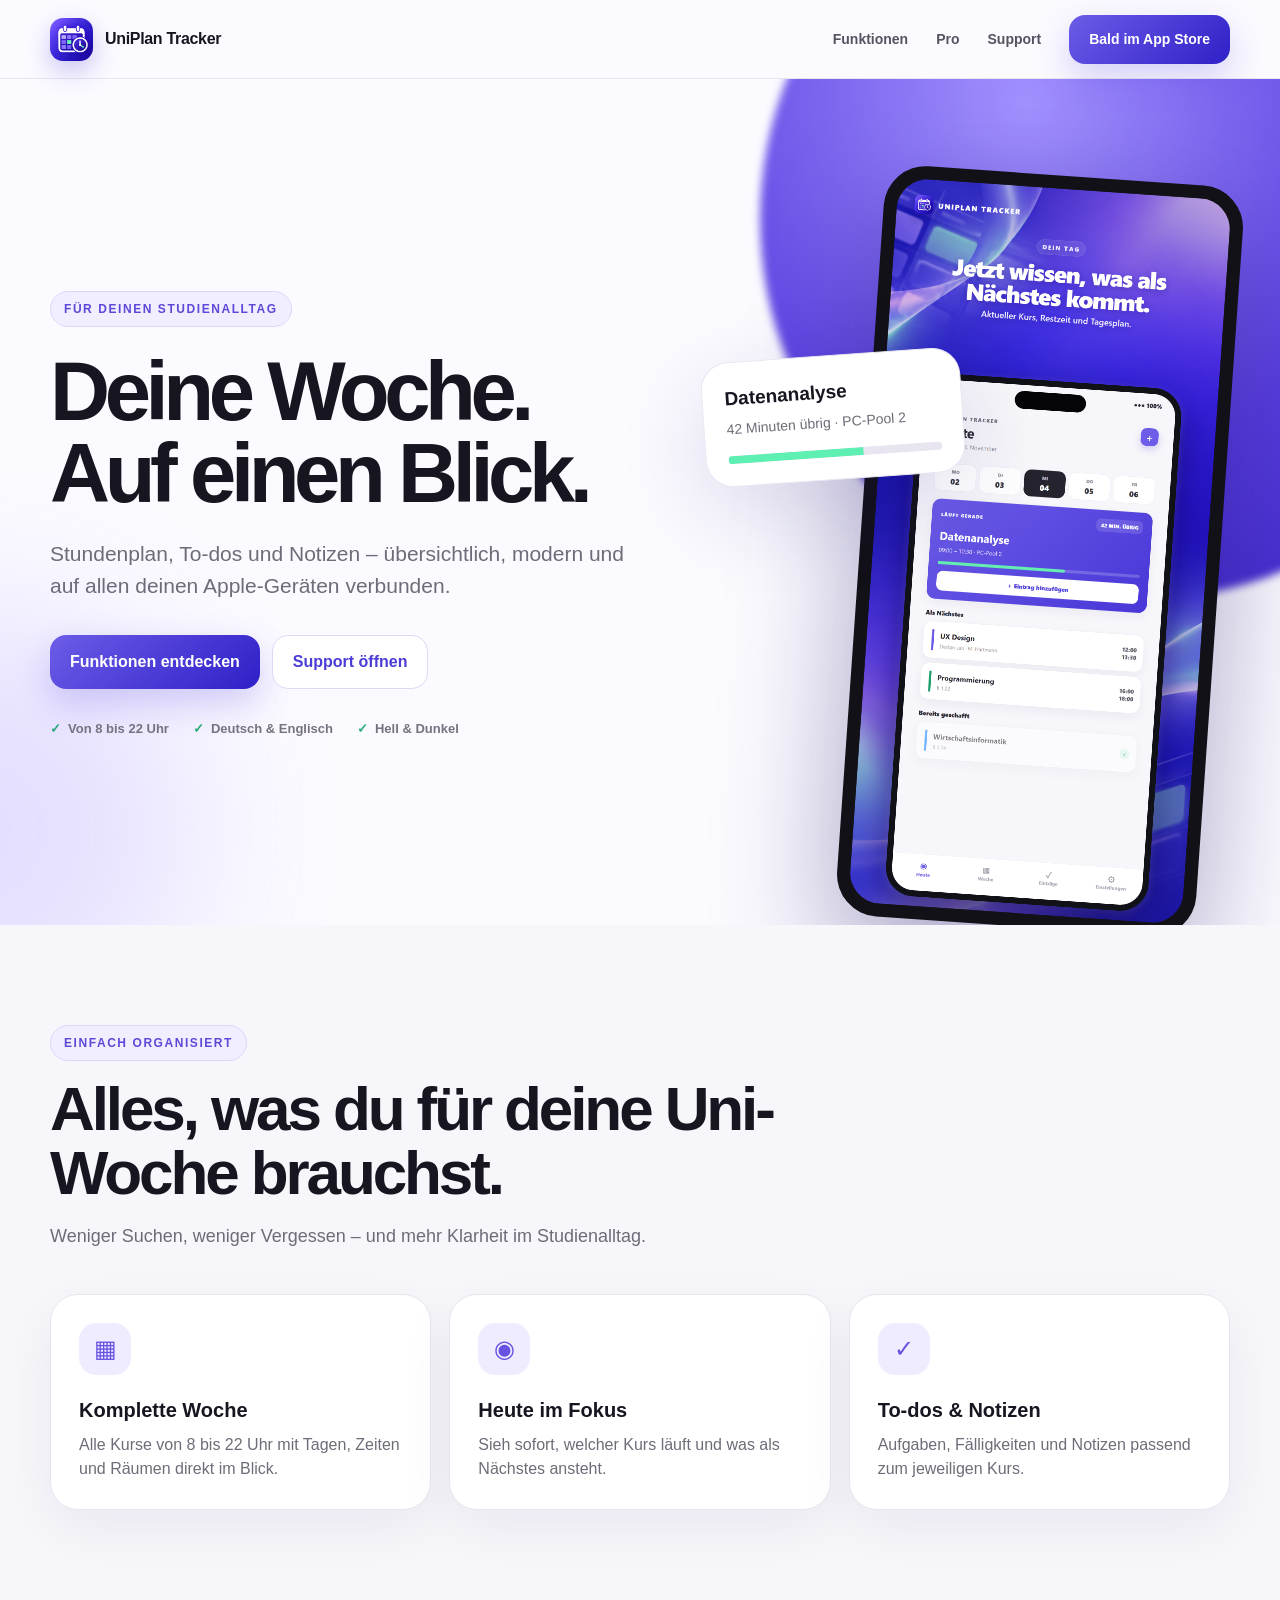
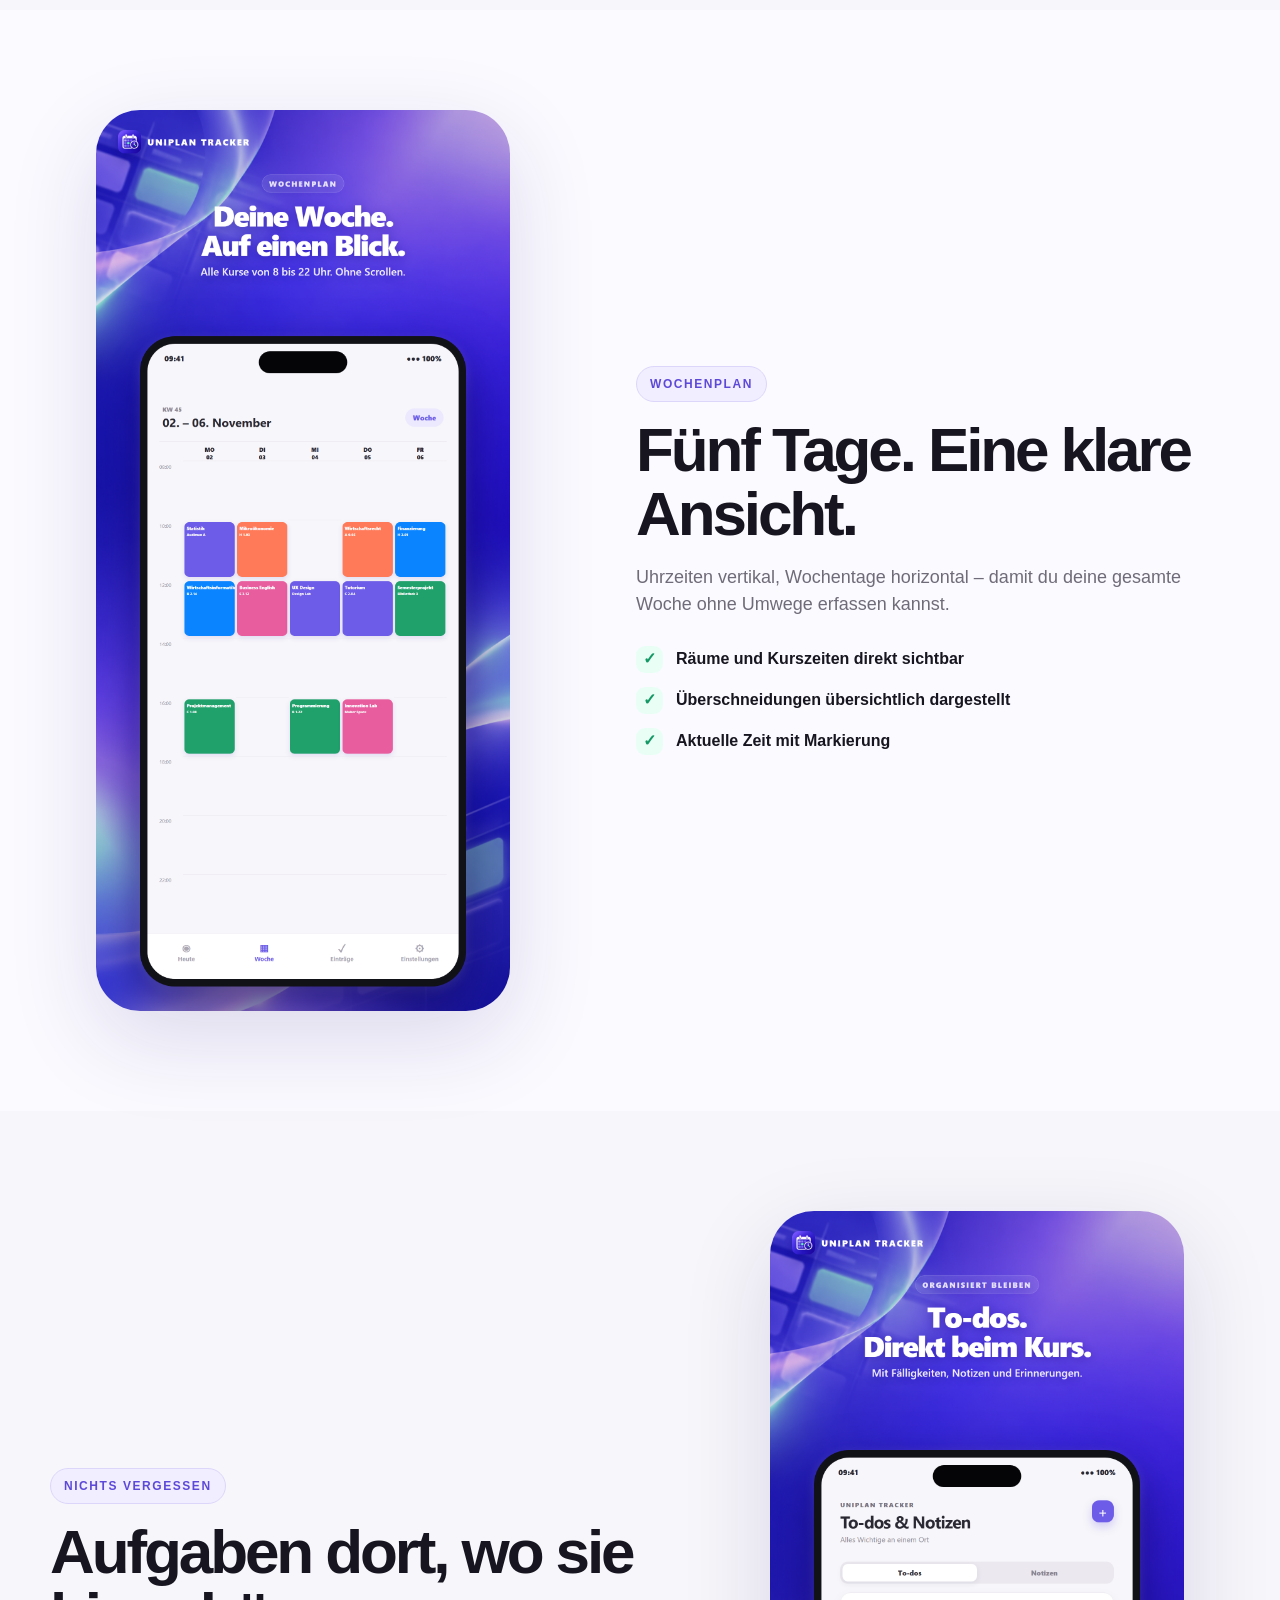
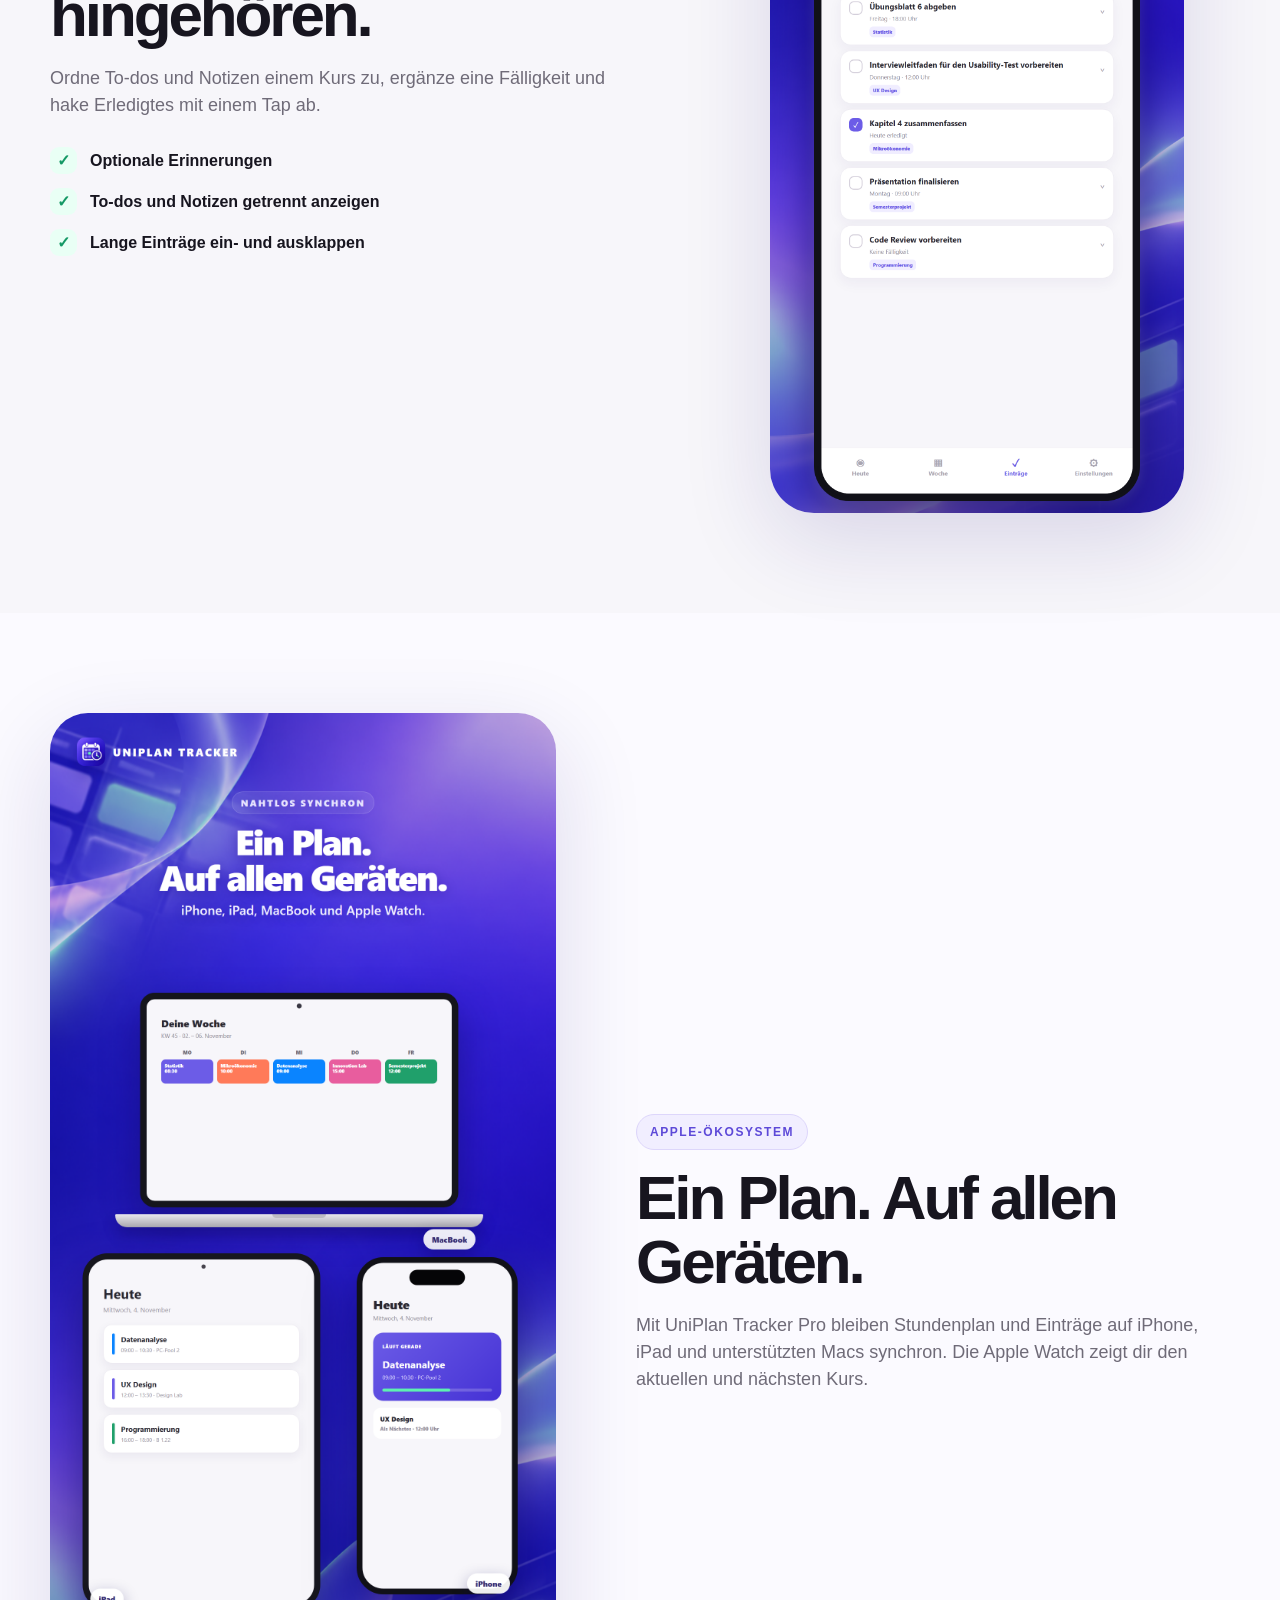
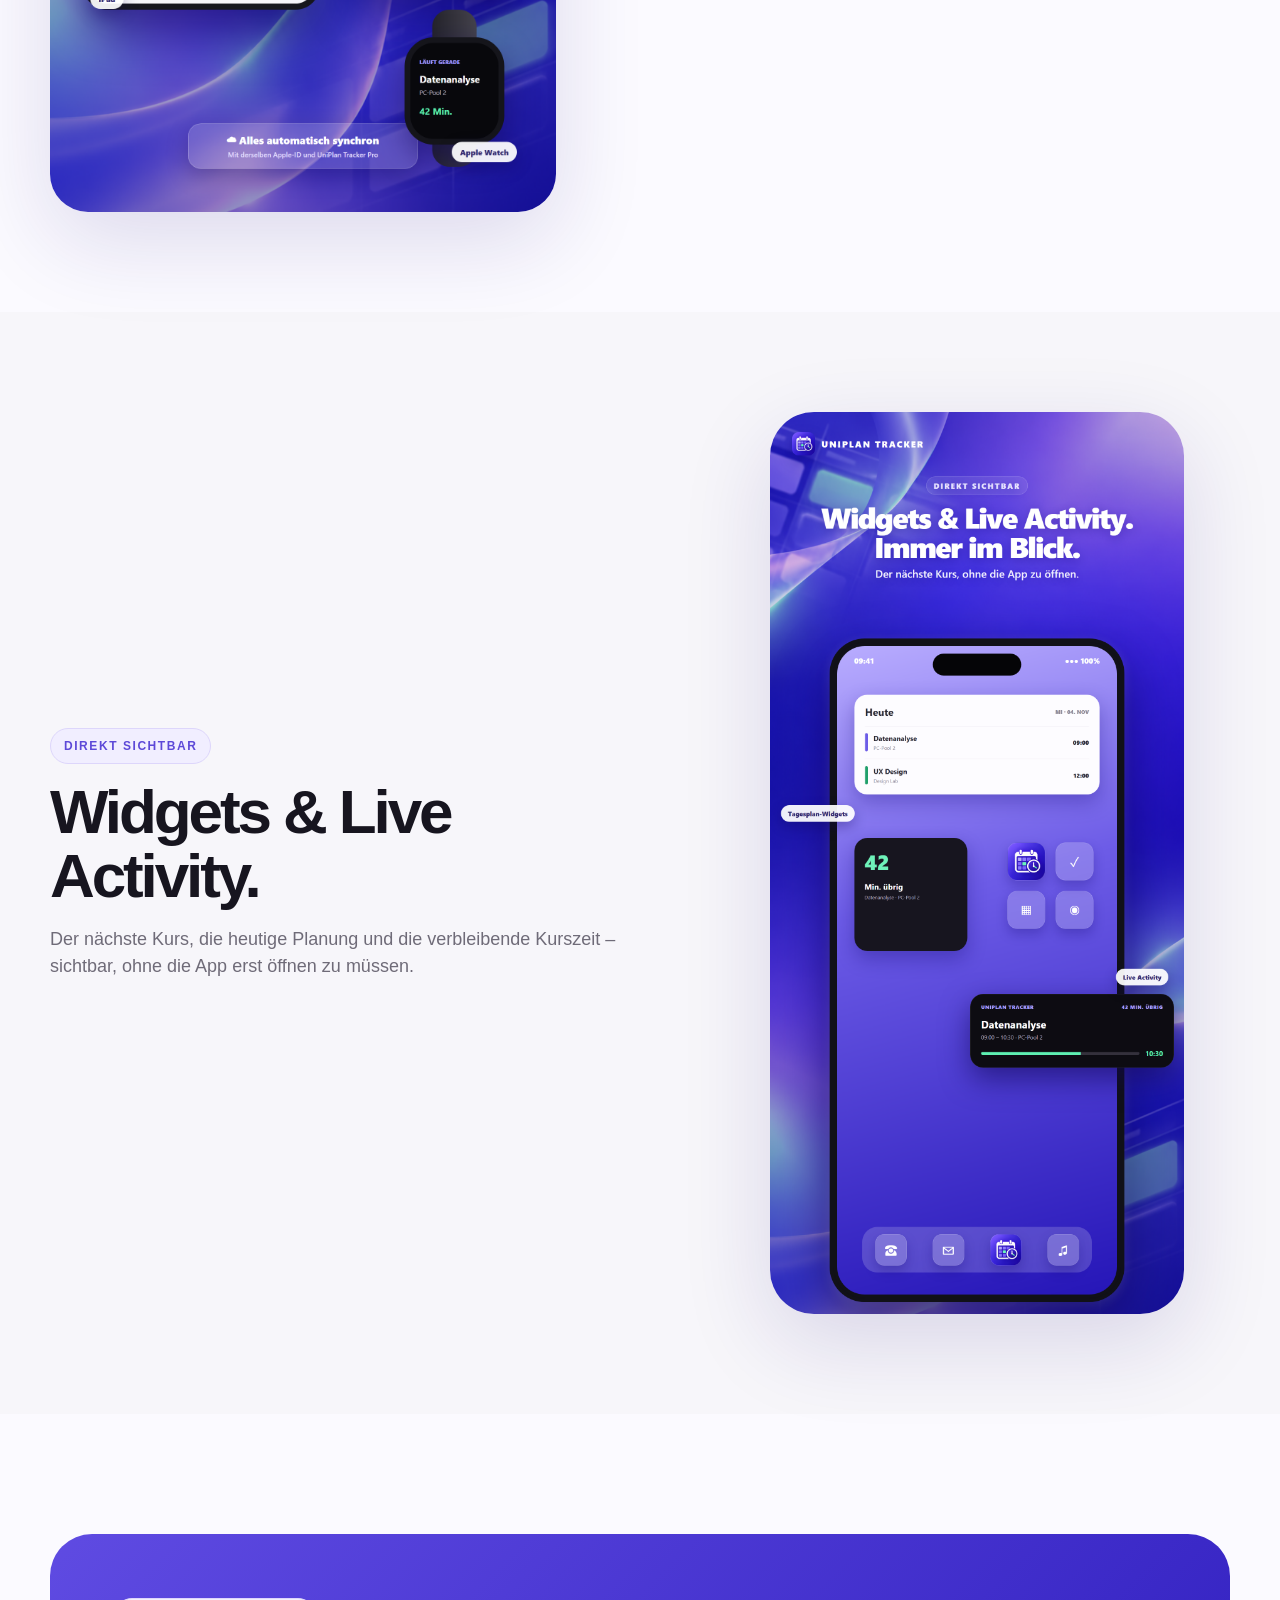
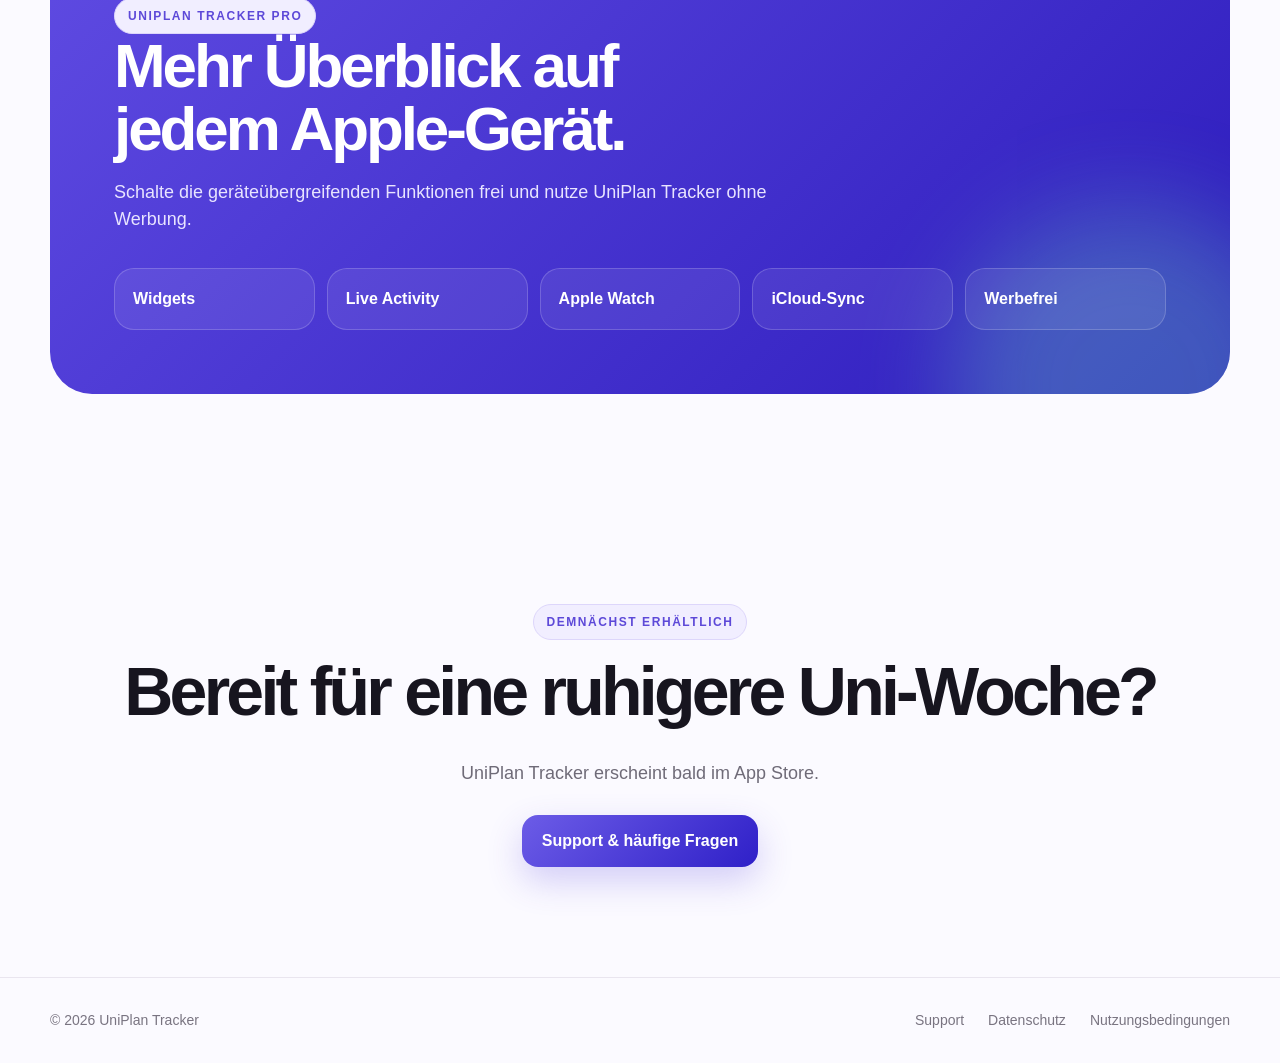
<file: index.html>
<!doctype html><html lang="de"><head><meta charset="utf-8"><meta name="viewport" content="width=device-width,initial-scale=1"><meta name="description" content="UniPlan Tracker – der moderne Stundenplan für Studium, To-dos und Notizen auf deinen Apple-Geräten."><title>UniPlan Tracker – Dein Studium auf einen Blick</title><link rel="icon" href="assets/app-icon.png"><link rel="stylesheet" href="styles.css"></head><body>
<header class="nav"><div class="shell nav-inner"><a class="logo" href="./"><img src="assets/app-icon.png" alt="UniPlan Tracker Icon"><span>UniPlan Tracker</span></a><nav class="nav-links" aria-label="Hauptnavigation"><a href="#funktionen">Funktionen</a><a href="#pro">Pro</a><a href="support/">Support</a><a class="button" href="#app-store">Bald im App Store</a></nav></div></header>
<main><section class="hero"><div class="shell hero-grid"><div><span class="eyebrow">Für deinen Studienalltag</span><h1>Deine Woche.<br>Auf einen Blick.</h1><p>Stundenplan, To-dos und Notizen – übersichtlich, modern und auf allen deinen Apple-Geräten verbunden.</p><div class="actions"><a class="button" href="#funktionen">Funktionen entdecken</a><a class="button secondary" href="support/">Support öffnen</a></div><div class="trust"><span>Von 8 bis 22 Uhr</span><span>Deutsch & Englisch</span><span>Hell & Dunkel</span></div></div><div class="hero-visual"><div class="hero-card"><img src="assets/today.png" alt="Heute-Ansicht von UniPlan Tracker"></div><div class="float-card"><strong>Datenanalyse</strong><p>42 Minuten übrig · PC-Pool 2</p><div class="progress"><i></i></div></div></div></div></section>
<section class="section alt" id="funktionen"><div class="shell"><div class="section-head"><span class="eyebrow">Einfach organisiert</span><h2>Alles, was du für deine Uni-Woche brauchst.</h2><p>Weniger Suchen, weniger Vergessen – und mehr Klarheit im Studienalltag.</p></div><div class="features"><article class="feature"><div class="feature-icon">▦</div><h3>Komplette Woche</h3><p>Alle Kurse von 8 bis 22 Uhr mit Tagen, Zeiten und Räumen direkt im Blick.</p></article><article class="feature"><div class="feature-icon">◉</div><h3>Heute im Fokus</h3><p>Sieh sofort, welcher Kurs läuft und was als Nächstes ansteht.</p></article><article class="feature"><div class="feature-icon">✓</div><h3>To-dos & Notizen</h3><p>Aufgaben, Fälligkeiten und Notizen passend zum jeweiligen Kurs.</p></article></div></div></section>
<section class="section"><div class="shell showcase"><div class="showcase-media"><img class="phone-shot" src="assets/week.png" alt="Wochenplan in UniPlan Tracker"></div><div class="showcase-copy"><span class="eyebrow">Wochenplan</span><h2>Fünf Tage. Eine klare Ansicht.</h2><p>Uhrzeiten vertikal, Wochentage horizontal – damit du deine gesamte Woche ohne Umwege erfassen kannst.</p><div class="checklist"><div class="check"><i>✓</i> Räume und Kurszeiten direkt sichtbar</div><div class="check"><i>✓</i> Überschneidungen übersichtlich dargestellt</div><div class="check"><i>✓</i> Aktuelle Zeit mit Markierung</div></div></div></div></section>
<section class="section alt"><div class="shell showcase reverse"><div class="showcase-media"><img class="phone-shot" src="assets/todos.png" alt="To-dos und Notizen in UniPlan Tracker"></div><div class="showcase-copy"><span class="eyebrow">Nichts vergessen</span><h2>Aufgaben dort, wo sie hingehören.</h2><p>Ordne To-dos und Notizen einem Kurs zu, ergänze eine Fälligkeit und hake Erledigtes mit einem Tap ab.</p><div class="checklist"><div class="check"><i>✓</i> Optionale Erinnerungen</div><div class="check"><i>✓</i> To-dos und Notizen getrennt anzeigen</div><div class="check"><i>✓</i> Lange Einträge ein- und ausklappen</div></div></div></div></section>
<section class="section"><div class="shell showcase"><div class="showcase-media"><img class="wide-shot" src="assets/devices.png" alt="UniPlan Tracker auf iPhone, iPad, MacBook und Apple Watch"></div><div class="showcase-copy"><span class="eyebrow">Apple-Ökosystem</span><h2>Ein Plan. Auf allen Geräten.</h2><p>Mit UniPlan Tracker Pro bleiben Stundenplan und Einträge auf iPhone, iPad und unterstützten Macs synchron. Die Apple Watch zeigt dir den aktuellen und nächsten Kurs.</p></div></div></section>
<section class="section alt"><div class="shell showcase reverse"><div class="showcase-media"><img class="phone-shot" src="assets/widgets.png" alt="Widgets und Live Activity von UniPlan Tracker"></div><div class="showcase-copy"><span class="eyebrow">Direkt sichtbar</span><h2>Widgets & Live Activity.</h2><p>Der nächste Kurs, die heutige Planung und die verbleibende Kurszeit – sichtbar, ohne die App erst öffnen zu müssen.</p></div></div></section>
<section class="section" id="pro"><div class="shell"><div class="pro"><span class="eyebrow">UniPlan Tracker Pro</span><h2>Mehr Überblick auf jedem Apple-Gerät.</h2><p>Schalte die geräteübergreifenden Funktionen frei und nutze UniPlan Tracker ohne Werbung.</p><div class="pro-grid"><div class="pro-item">Widgets</div><div class="pro-item">Live Activity</div><div class="pro-item">Apple Watch</div><div class="pro-item">iCloud-Sync</div><div class="pro-item">Werbefrei</div></div></div></div></section>
<section class="cta" id="app-store"><div class="shell"><span class="eyebrow">Demnächst erhältlich</span><h2>Bereit für eine ruhigere Uni-Woche?</h2><p>UniPlan Tracker erscheint bald im App Store.</p><a class="button" href="support/">Support & häufige Fragen</a></div></section></main>
<footer class="footer"><div class="shell footer-inner"><div>© 2026 UniPlan Tracker</div><div class="footer-links"><a href="support/">Support</a><a href="privacy/">Datenschutz</a><a href="terms/">Nutzungsbedingungen</a></div></div></footer></body></html>
</file>
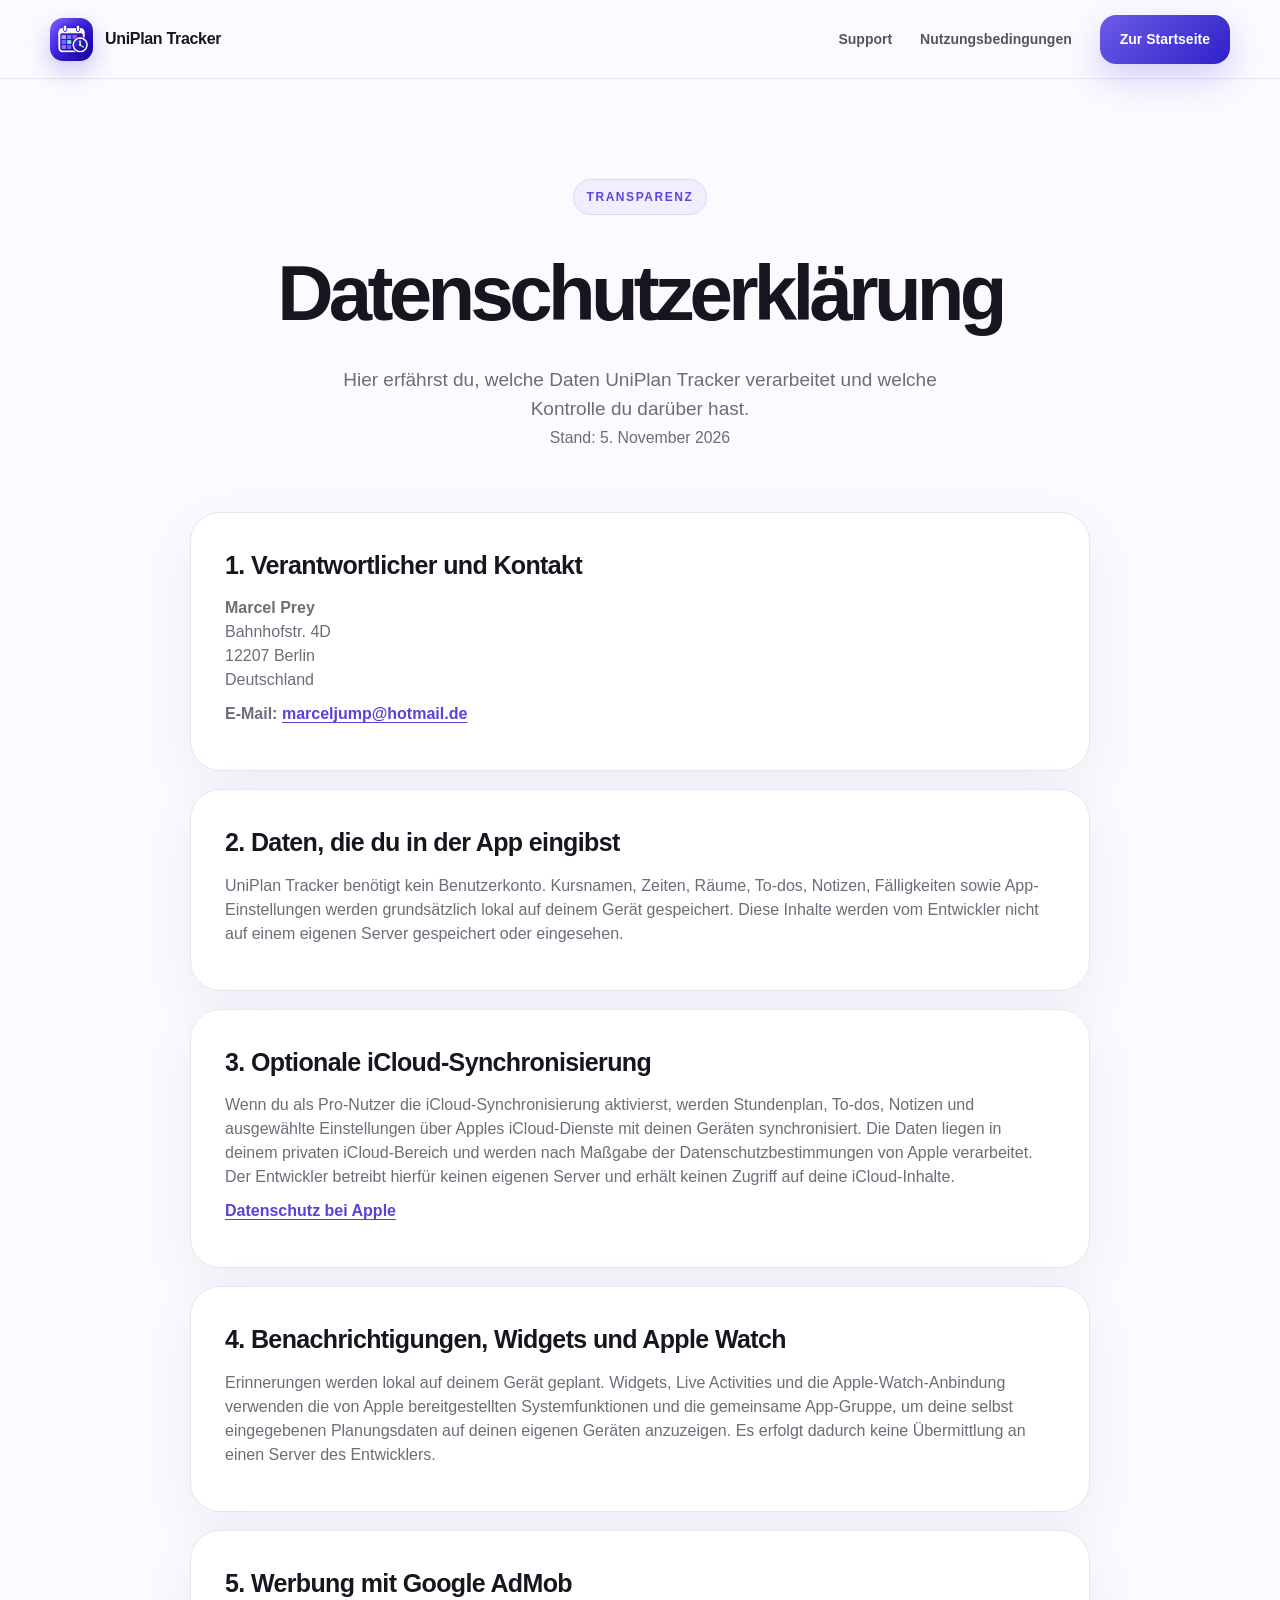
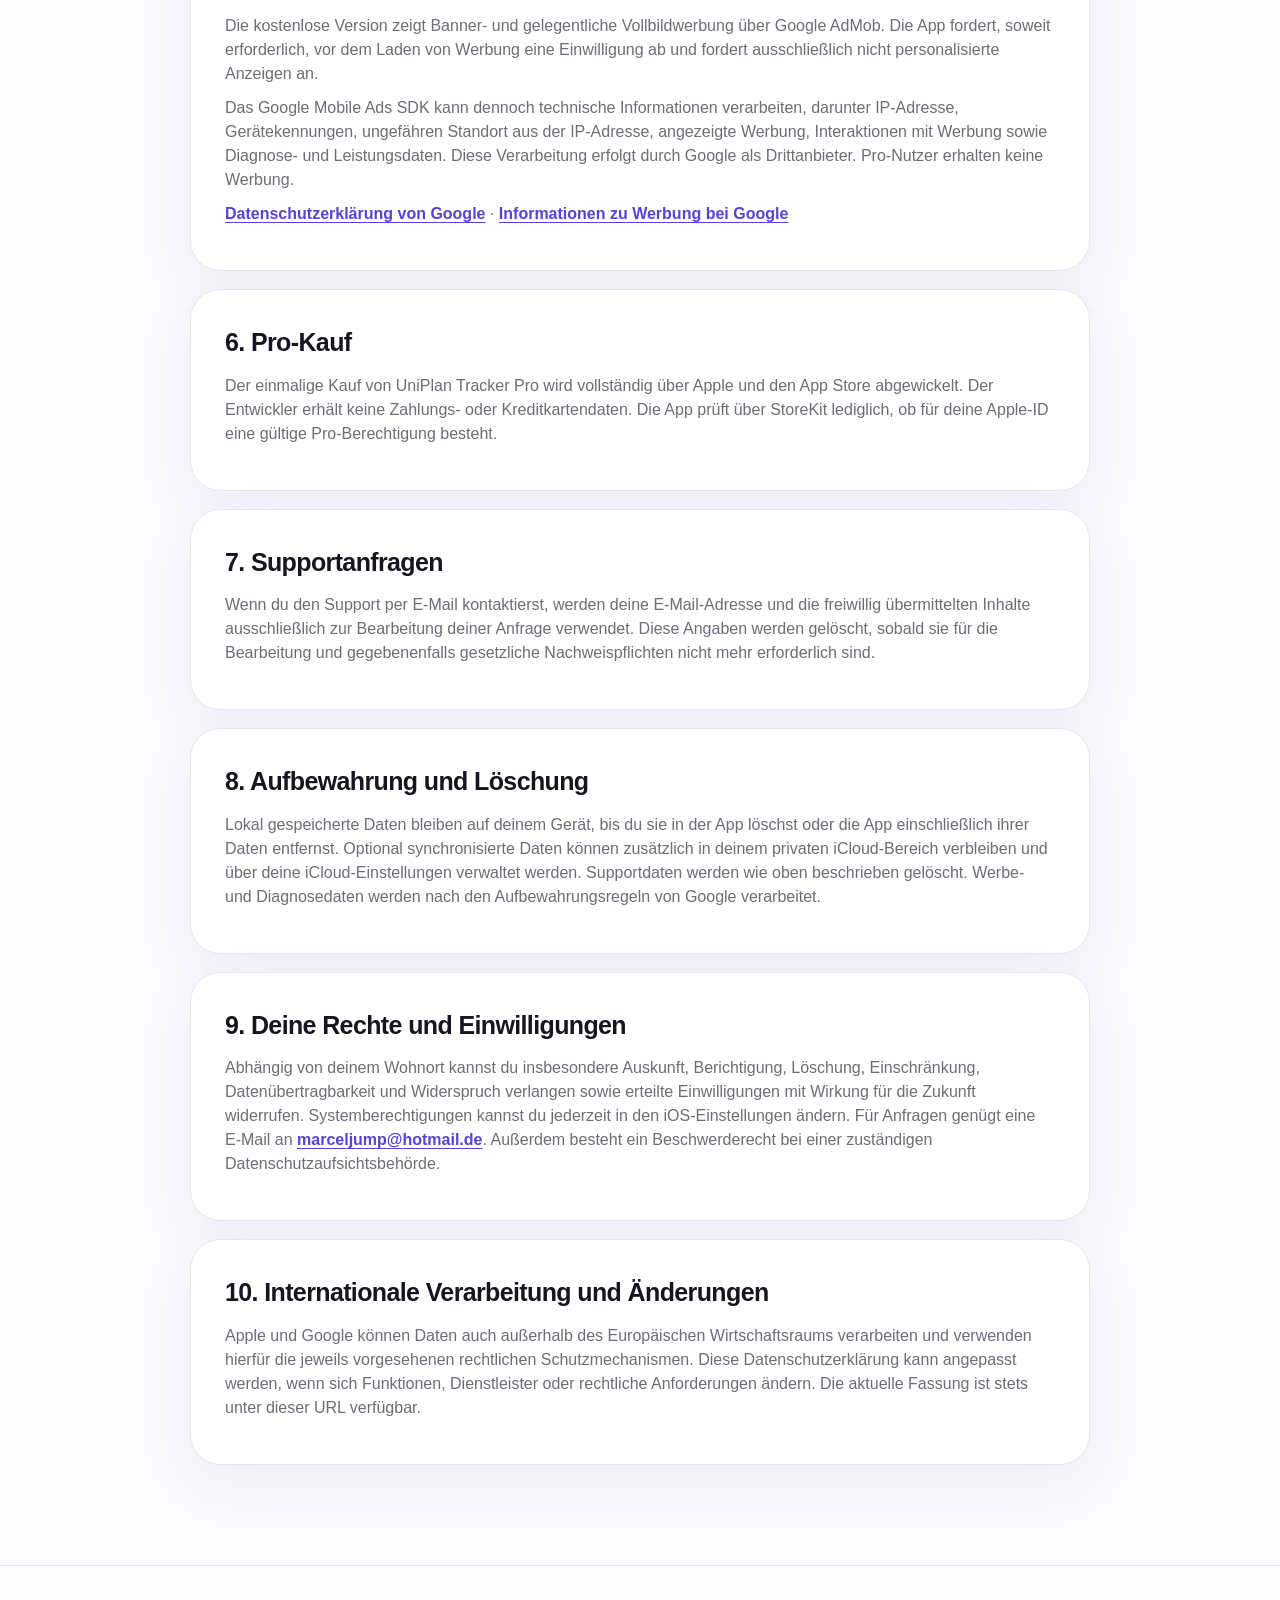
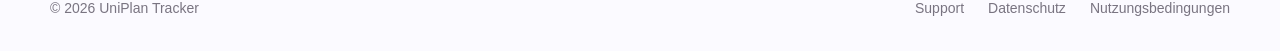
<file: privacy/index.html>
<!doctype html><html lang="de"><head><meta charset="utf-8"><meta name="viewport" content="width=device-width,initial-scale=1"><meta name="description" content="Datenschutzerklärung für UniPlan Tracker."><title>Datenschutz – UniPlan Tracker</title><link rel="icon" href="../assets/app-icon.png"><link rel="stylesheet" href="../styles.css"></head><body>
<header class="nav"><div class="shell nav-inner"><a class="logo" href="../"><img src="../assets/app-icon.png" alt="UniPlan Tracker Icon"><span>UniPlan Tracker</span></a><nav class="nav-links" aria-label="Hauptnavigation"><a href="../support/">Support</a><a href="../terms/">Nutzungsbedingungen</a><a class="button" href="../">Zur Startseite</a></nav></div></header>
<main><section class="support-hero"><div class="shell"><span class="eyebrow">Transparenz</span><h1>Datenschutzerklärung</h1><p>Hier erfährst du, welche Daten UniPlan Tracker verarbeitet und welche Kontrolle du darüber hast.</p><p><small>Stand: 5. November 2026</small></p></div></section><section><div class="shell legal-page">
<article class="faq legal-card"><h2>1. Verantwortlicher und Kontakt</h2><p><strong>Marcel Prey</strong><br>Bahnhofstr. 4D<br>12207 Berlin<br>Deutschland</p><p><strong>E-Mail:</strong> <a class="text-link" href="mailto:marceljump@hotmail.de">marceljump@hotmail.de</a></p></article>
<article class="faq legal-card"><h2>2. Daten, die du in der App eingibst</h2><p>UniPlan Tracker benötigt kein Benutzerkonto. Kursnamen, Zeiten, Räume, To-dos, Notizen, Fälligkeiten sowie App-Einstellungen werden grundsätzlich lokal auf deinem Gerät gespeichert. Diese Inhalte werden vom Entwickler nicht auf einem eigenen Server gespeichert oder eingesehen.</p></article>
<article class="faq legal-card"><h2>3. Optionale iCloud-Synchronisierung</h2><p>Wenn du als Pro-Nutzer die iCloud-Synchronisierung aktivierst, werden Stundenplan, To-dos, Notizen und ausgewählte Einstellungen über Apples iCloud-Dienste mit deinen Geräten synchronisiert. Die Daten liegen in deinem privaten iCloud-Bereich und werden nach Maßgabe der Datenschutzbestimmungen von Apple verarbeitet. Der Entwickler betreibt hierfür keinen eigenen Server und erhält keinen Zugriff auf deine iCloud-Inhalte.</p><p><a class="text-link" href="https://www.apple.com/legal/privacy/de-ww/" rel="noopener noreferrer">Datenschutz bei Apple</a></p></article>
<article class="faq legal-card"><h2>4. Benachrichtigungen, Widgets und Apple Watch</h2><p>Erinnerungen werden lokal auf deinem Gerät geplant. Widgets, Live Activities und die Apple-Watch-Anbindung verwenden die von Apple bereitgestellten Systemfunktionen und die gemeinsame App-Gruppe, um deine selbst eingegebenen Planungsdaten auf deinen eigenen Geräten anzuzeigen. Es erfolgt dadurch keine Übermittlung an einen Server des Entwicklers.</p></article>
<article class="faq legal-card"><h2>5. Werbung mit Google AdMob</h2><p>Die kostenlose Version zeigt Banner- und gelegentliche Vollbildwerbung über Google AdMob. Die App fordert, soweit erforderlich, vor dem Laden von Werbung eine Einwilligung ab und fordert ausschließlich nicht personalisierte Anzeigen an.</p><p>Das Google Mobile Ads SDK kann dennoch technische Informationen verarbeiten, darunter IP-Adresse, Gerätekennungen, ungefähren Standort aus der IP-Adresse, angezeigte Werbung, Interaktionen mit Werbung sowie Diagnose- und Leistungsdaten. Diese Verarbeitung erfolgt durch Google als Drittanbieter. Pro-Nutzer erhalten keine Werbung.</p><p><a class="text-link" href="https://policies.google.com/privacy?hl=de" rel="noopener noreferrer">Datenschutzerklärung von Google</a> · <a class="text-link" href="https://policies.google.com/technologies/ads?hl=de" rel="noopener noreferrer">Informationen zu Werbung bei Google</a></p></article>
<article class="faq legal-card"><h2>6. Pro-Kauf</h2><p>Der einmalige Kauf von UniPlan Tracker Pro wird vollständig über Apple und den App Store abgewickelt. Der Entwickler erhält keine Zahlungs- oder Kreditkartendaten. Die App prüft über StoreKit lediglich, ob für deine Apple-ID eine gültige Pro-Berechtigung besteht.</p></article>
<article class="faq legal-card"><h2>7. Supportanfragen</h2><p>Wenn du den Support per E-Mail kontaktierst, werden deine E-Mail-Adresse und die freiwillig übermittelten Inhalte ausschließlich zur Bearbeitung deiner Anfrage verwendet. Diese Angaben werden gelöscht, sobald sie für die Bearbeitung und gegebenenfalls gesetzliche Nachweispflichten nicht mehr erforderlich sind.</p></article>
<article class="faq legal-card"><h2>8. Aufbewahrung und Löschung</h2><p>Lokal gespeicherte Daten bleiben auf deinem Gerät, bis du sie in der App löschst oder die App einschließlich ihrer Daten entfernst. Optional synchronisierte Daten können zusätzlich in deinem privaten iCloud-Bereich verbleiben und über deine iCloud-Einstellungen verwaltet werden. Supportdaten werden wie oben beschrieben gelöscht. Werbe- und Diagnosedaten werden nach den Aufbewahrungsregeln von Google verarbeitet.</p></article>
<article class="faq legal-card"><h2>9. Deine Rechte und Einwilligungen</h2><p>Abhängig von deinem Wohnort kannst du insbesondere Auskunft, Berichtigung, Löschung, Einschränkung, Datenübertragbarkeit und Widerspruch verlangen sowie erteilte Einwilligungen mit Wirkung für die Zukunft widerrufen. Systemberechtigungen kannst du jederzeit in den iOS-Einstellungen ändern. Für Anfragen genügt eine E-Mail an <a class="text-link" href="mailto:marceljump@hotmail.de">marceljump@hotmail.de</a>. Außerdem besteht ein Beschwerderecht bei einer zuständigen Datenschutzaufsichtsbehörde.</p></article>
<article class="faq legal-card"><h2>10. Internationale Verarbeitung und Änderungen</h2><p>Apple und Google können Daten auch außerhalb des Europäischen Wirtschaftsraums verarbeiten und verwenden hierfür die jeweils vorgesehenen rechtlichen Schutzmechanismen. Diese Datenschutzerklärung kann angepasst werden, wenn sich Funktionen, Dienstleister oder rechtliche Anforderungen ändern. Die aktuelle Fassung ist stets unter dieser URL verfügbar.</p></article>
</div></section></main>
<footer class="footer"><div class="shell footer-inner"><div>© 2026 UniPlan Tracker</div><div class="footer-links"><a href="../support/">Support</a><a href="../privacy/">Datenschutz</a><a href="../terms/">Nutzungsbedingungen</a></div></div></footer></body></html>
</file>
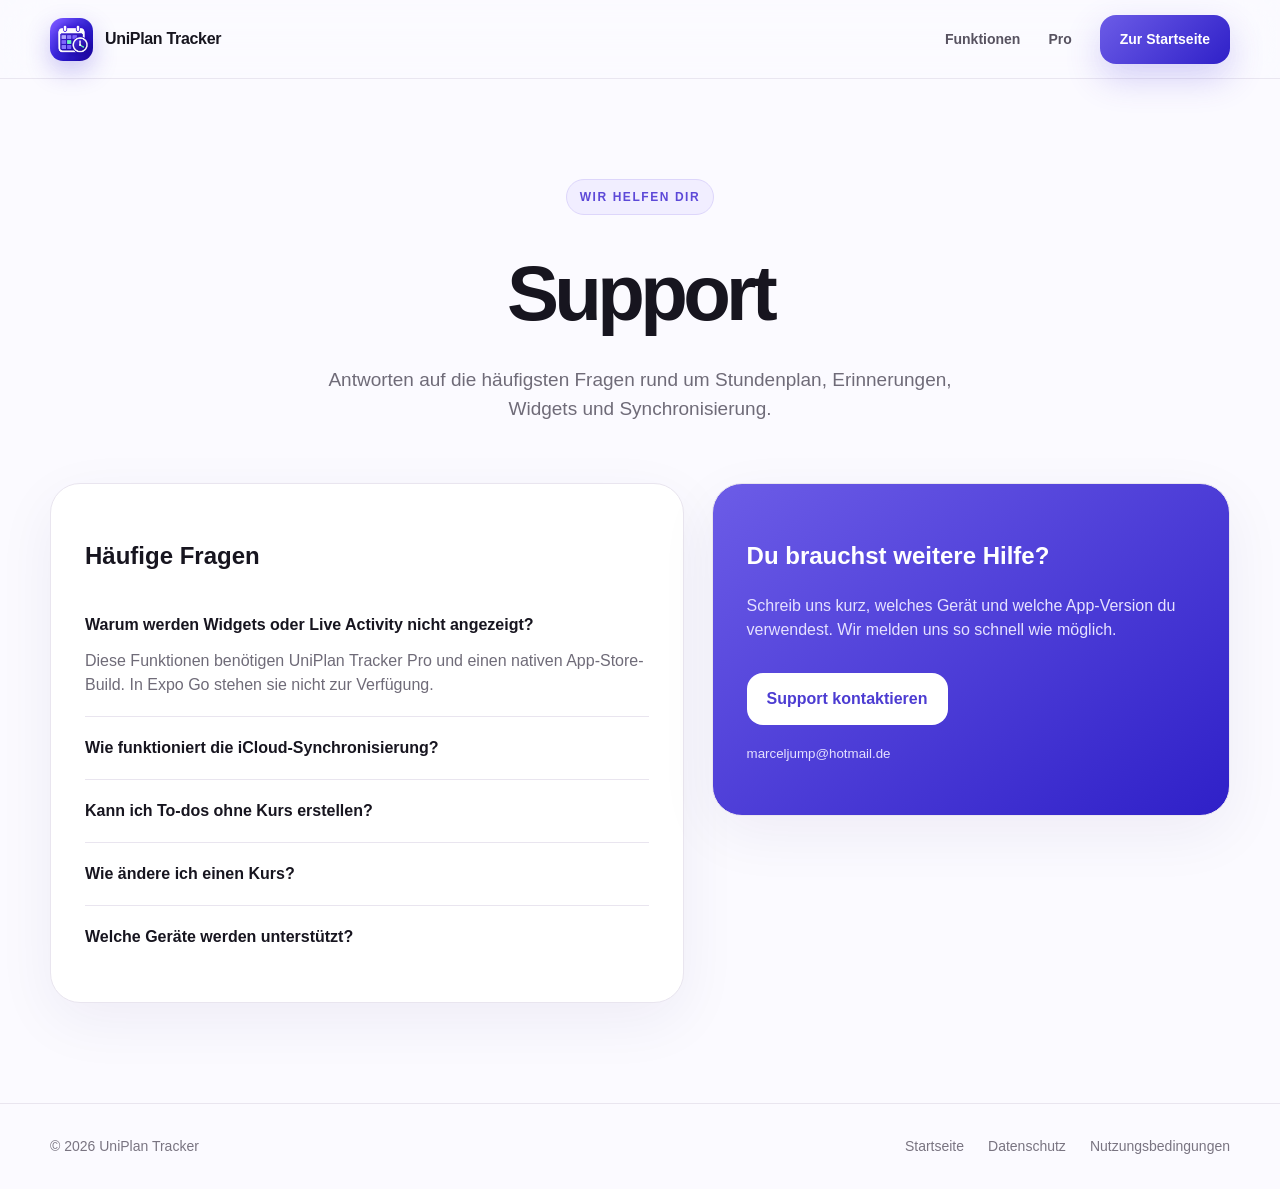
<file: support/index.html>
<!doctype html><html lang="de"><head><meta charset="utf-8"><meta name="viewport" content="width=device-width,initial-scale=1"><meta name="description" content="Hilfe und Support für UniPlan Tracker."><title>Support – UniPlan Tracker</title><link rel="icon" href="../assets/app-icon.png"><link rel="stylesheet" href="../styles.css"></head><body>
<header class="nav"><div class="shell nav-inner"><a class="logo" href="../"><img src="../assets/app-icon.png" alt="UniPlan Tracker Icon"><span>UniPlan Tracker</span></a><nav class="nav-links" aria-label="Hauptnavigation"><a href="../#funktionen">Funktionen</a><a href="../#pro">Pro</a><a class="button" href="../">Zur Startseite</a></nav></div></header>
<main><section class="support-hero"><div class="shell"><span class="eyebrow">Wir helfen dir</span><h1>Support</h1><p>Antworten auf die häufigsten Fragen rund um Stundenplan, Erinnerungen, Widgets und Synchronisierung.</p></div></section><section><div class="shell support-grid"><div class="faq"><h2>Häufige Fragen</h2><details open><summary>Warum werden Widgets oder Live Activity nicht angezeigt?</summary><p>Diese Funktionen benötigen UniPlan Tracker Pro und einen nativen App-Store-Build. In Expo Go stehen sie nicht zur Verfügung.</p></details><details><summary>Wie funktioniert die iCloud-Synchronisierung?</summary><p>Aktiviere UniPlan Tracker Pro und anschließend die iCloud-Synchronisierung in den Einstellungen. Auf allen Geräten muss dieselbe Apple-ID verwendet werden.</p></details><details><summary>Kann ich To-dos ohne Kurs erstellen?</summary><p>Ja. Die Zuordnung zu einem Kurs ist optional. Du kannst zusätzlich ein Fälligkeitsdatum und eine Erinnerung festlegen.</p></details><details><summary>Wie ändere ich einen Kurs?</summary><p>Öffne den Kurs in der Wochenansicht. Dort kannst du alle Daten bearbeiten oder den Kurs vollständig löschen.</p></details><details><summary>Welche Geräte werden unterstützt?</summary><p>UniPlan Tracker ist für iPhone und iPad optimiert und kann auf unterstützten Apple-Silicon-Macs genutzt werden. Pro ergänzt Apple Watch, Widgets und geräteübergreifende Synchronisierung.</p></details></div><aside class="contact-card"><h2>Du brauchst weitere Hilfe?</h2><p>Schreib uns kurz, welches Gerät und welche App-Version du verwendest. Wir melden uns so schnell wie möglich.</p><a class="button" href="mailto:marceljump@hotmail.de">Support kontaktieren</a><p><small>marceljump@hotmail.de</small></p></aside></div></section></main>
<footer class="footer"><div class="shell footer-inner"><div>© 2026 UniPlan Tracker</div><div class="footer-links"><a href="../">Startseite</a><a href="../privacy/">Datenschutz</a><a href="../terms/">Nutzungsbedingungen</a></div></div></footer></body></html>
</file>
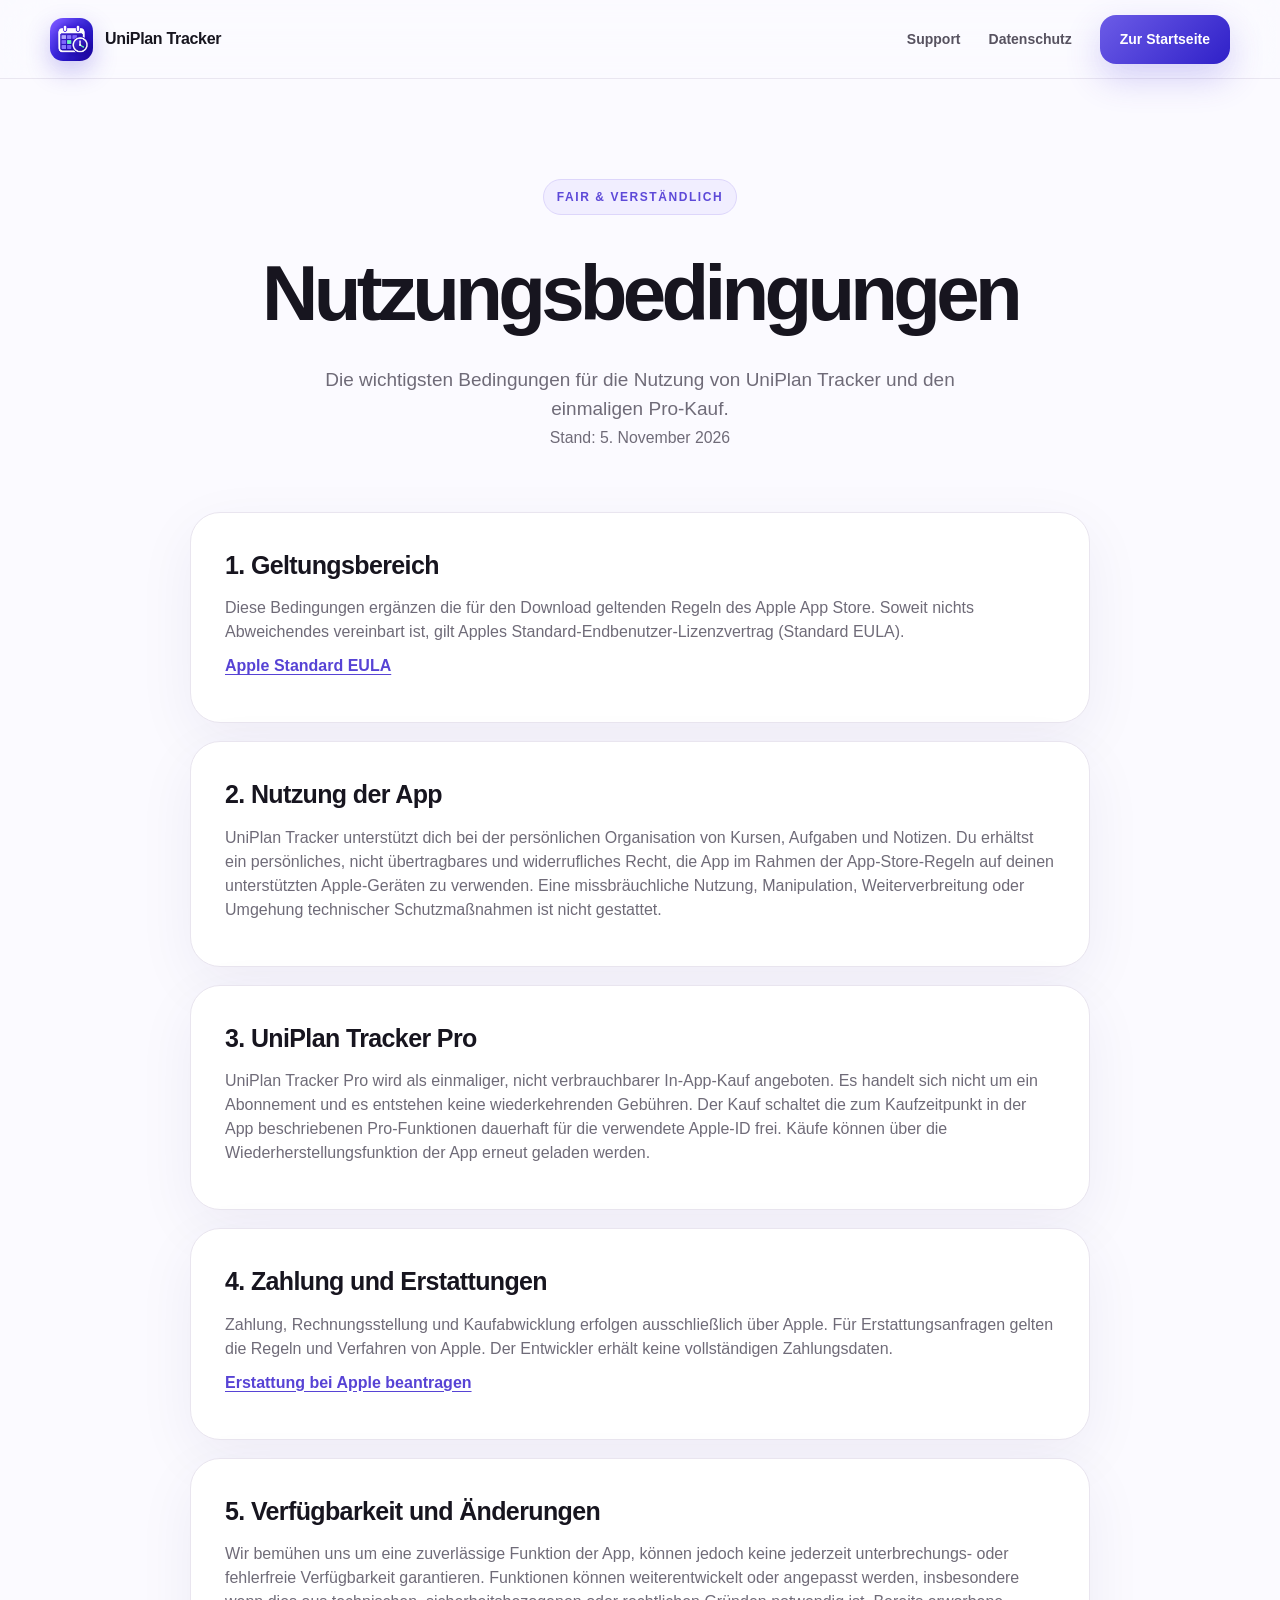
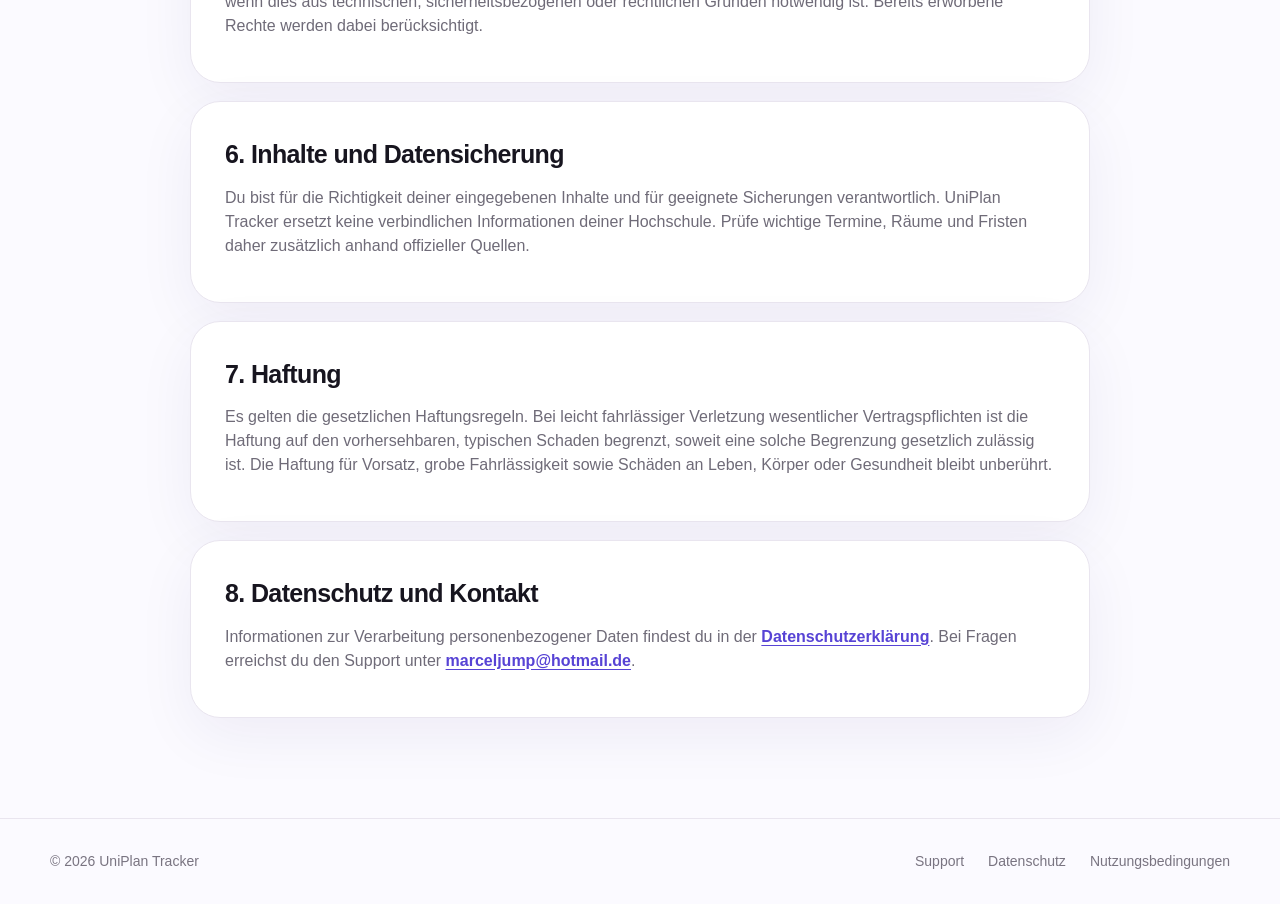
<file: terms/index.html>
<!doctype html><html lang="de"><head><meta charset="utf-8"><meta name="viewport" content="width=device-width,initial-scale=1"><meta name="description" content="Nutzungsbedingungen für UniPlan Tracker."><title>Nutzungsbedingungen – UniPlan Tracker</title><link rel="icon" href="../assets/app-icon.png"><link rel="stylesheet" href="../styles.css"></head><body>
<header class="nav"><div class="shell nav-inner"><a class="logo" href="../"><img src="../assets/app-icon.png" alt="UniPlan Tracker Icon"><span>UniPlan Tracker</span></a><nav class="nav-links" aria-label="Hauptnavigation"><a href="../support/">Support</a><a href="../privacy/">Datenschutz</a><a class="button" href="../">Zur Startseite</a></nav></div></header>
<main><section class="support-hero"><div class="shell"><span class="eyebrow">Fair & verständlich</span><h1>Nutzungsbedingungen</h1><p>Die wichtigsten Bedingungen für die Nutzung von UniPlan Tracker und den einmaligen Pro-Kauf.</p><p><small>Stand: 5. November 2026</small></p></div></section><section><div class="shell legal-page">
<article class="faq legal-card"><h2>1. Geltungsbereich</h2><p>Diese Bedingungen ergänzen die für den Download geltenden Regeln des Apple App Store. Soweit nichts Abweichendes vereinbart ist, gilt Apples Standard-Endbenutzer-Lizenzvertrag (Standard EULA).</p><p><a class="text-link" href="https://www.apple.com/legal/internet-services/itunes/dev/stdeula/" rel="noopener noreferrer">Apple Standard EULA</a></p></article>
<article class="faq legal-card"><h2>2. Nutzung der App</h2><p>UniPlan Tracker unterstützt dich bei der persönlichen Organisation von Kursen, Aufgaben und Notizen. Du erhältst ein persönliches, nicht übertragbares und widerrufliches Recht, die App im Rahmen der App-Store-Regeln auf deinen unterstützten Apple-Geräten zu verwenden. Eine missbräuchliche Nutzung, Manipulation, Weiterverbreitung oder Umgehung technischer Schutzmaßnahmen ist nicht gestattet.</p></article>
<article class="faq legal-card"><h2>3. UniPlan Tracker Pro</h2><p>UniPlan Tracker Pro wird als einmaliger, nicht verbrauchbarer In-App-Kauf angeboten. Es handelt sich nicht um ein Abonnement und es entstehen keine wiederkehrenden Gebühren. Der Kauf schaltet die zum Kaufzeitpunkt in der App beschriebenen Pro-Funktionen dauerhaft für die verwendete Apple-ID frei. Käufe können über die Wiederherstellungsfunktion der App erneut geladen werden.</p></article>
<article class="faq legal-card"><h2>4. Zahlung und Erstattungen</h2><p>Zahlung, Rechnungsstellung und Kaufabwicklung erfolgen ausschließlich über Apple. Für Erstattungsanfragen gelten die Regeln und Verfahren von Apple. Der Entwickler erhält keine vollständigen Zahlungsdaten.</p><p><a class="text-link" href="https://support.apple.com/de-de/118223" rel="noopener noreferrer">Erstattung bei Apple beantragen</a></p></article>
<article class="faq legal-card"><h2>5. Verfügbarkeit und Änderungen</h2><p>Wir bemühen uns um eine zuverlässige Funktion der App, können jedoch keine jederzeit unterbrechungs- oder fehlerfreie Verfügbarkeit garantieren. Funktionen können weiterentwickelt oder angepasst werden, insbesondere wenn dies aus technischen, sicherheitsbezogenen oder rechtlichen Gründen notwendig ist. Bereits erworbene Rechte werden dabei berücksichtigt.</p></article>
<article class="faq legal-card"><h2>6. Inhalte und Datensicherung</h2><p>Du bist für die Richtigkeit deiner eingegebenen Inhalte und für geeignete Sicherungen verantwortlich. UniPlan Tracker ersetzt keine verbindlichen Informationen deiner Hochschule. Prüfe wichtige Termine, Räume und Fristen daher zusätzlich anhand offizieller Quellen.</p></article>
<article class="faq legal-card"><h2>7. Haftung</h2><p>Es gelten die gesetzlichen Haftungsregeln. Bei leicht fahrlässiger Verletzung wesentlicher Vertragspflichten ist die Haftung auf den vorhersehbaren, typischen Schaden begrenzt, soweit eine solche Begrenzung gesetzlich zulässig ist. Die Haftung für Vorsatz, grobe Fahrlässigkeit sowie Schäden an Leben, Körper oder Gesundheit bleibt unberührt.</p></article>
<article class="faq legal-card"><h2>8. Datenschutz und Kontakt</h2><p>Informationen zur Verarbeitung personenbezogener Daten findest du in der <a class="text-link" href="../privacy/">Datenschutzerklärung</a>. Bei Fragen erreichst du den Support unter <a class="text-link" href="mailto:marceljump@hotmail.de">marceljump@hotmail.de</a>.</p></article>
</div></section></main>
<footer class="footer"><div class="shell footer-inner"><div>© 2026 UniPlan Tracker</div><div class="footer-links"><a href="../support/">Support</a><a href="../privacy/">Datenschutz</a><a href="../terms/">Nutzungsbedingungen</a></div></div></footer></body></html>
</file>
<file: styles.css>
:root{--ink:#17151f;--muted:#6f6b78;--line:#e9e5ef;--surface:#f7f6fa;--violet:#6c5ce7;--indigo:#2f20c8;--mint:#5ef0b2;--white:#fff;--shadow:0 28px 90px rgba(38,24,120,.14)}
*{box-sizing:border-box}html{scroll-behavior:smooth}body{margin:0;font-family:-apple-system,BlinkMacSystemFont,"SF Pro Display","Segoe UI",sans-serif;color:var(--ink);background:#fbfaff;line-height:1.5}a{color:inherit;text-decoration:none}img{display:block;max-width:100%}.shell{width:min(1180px,calc(100% - 40px));margin:auto}.nav{position:sticky;top:0;z-index:20;background:rgba(251,250,255,.82);backdrop-filter:blur(24px);border-bottom:1px solid rgba(226,221,234,.7)}.nav-inner{height:78px;display:flex;align-items:center;justify-content:space-between}.logo{display:flex;align-items:center;gap:12px;font-weight:900;letter-spacing:-.02em}.logo img{width:43px;height:43px;border-radius:13px;box-shadow:0 10px 24px rgba(61,35,211,.25)}.nav-links{display:flex;align-items:center;gap:28px;color:#575260;font-size:14px;font-weight:700}.button{display:inline-flex;align-items:center;justify-content:center;gap:10px;border-radius:16px;padding:14px 20px;background:linear-gradient(135deg,var(--violet),var(--indigo));color:#fff;font-weight:850;box-shadow:0 14px 35px rgba(85,62,221,.24);transition:.2s transform,.2s box-shadow}.button:hover{transform:translateY(-2px);box-shadow:0 18px 42px rgba(85,62,221,.3)}.button.secondary{background:#fff;color:#4b3dd5;border:1px solid #ded8f6;box-shadow:none}.hero{position:relative;overflow:hidden;padding:96px 0 70px}.hero:before{content:"";position:absolute;width:760px;height:760px;right:-240px;top:-240px;border-radius:50%;background:radial-gradient(circle at 35% 35%,#9e8dff,#5134df 55%,#2a18bd);filter:blur(4px);opacity:.95}.hero:after{content:"";position:absolute;width:430px;height:430px;left:-240px;bottom:-120px;border-radius:50%;background:#9d8cff;filter:blur(80px);opacity:.24}.hero-grid{position:relative;z-index:1;display:grid;grid-template-columns:1.05fr .95fr;align-items:center;gap:70px}.eyebrow{display:inline-flex;border:1px solid #ddd6fb;background:#f1eeff;color:#5d49d8;border-radius:999px;padding:8px 13px;font-size:12px;font-weight:900;letter-spacing:.13em;text-transform:uppercase}.hero h1{font-size:clamp(52px,6.5vw,86px);line-height:.98;letter-spacing:-.065em;margin:24px 0}.hero p{font-size:21px;color:var(--muted);max-width:640px}.actions{display:flex;gap:12px;flex-wrap:wrap;margin-top:34px}.trust{display:flex;gap:24px;flex-wrap:wrap;margin-top:30px;color:#77727f;font-size:13px;font-weight:750}.trust span:before{content:"✓";color:#27a977;margin-right:7px}.hero-visual{position:relative;height:680px}.hero-card{position:absolute;right:10px;top:0;width:360px;border-radius:42px;padding:13px;background:#121118;box-shadow:0 50px 120px rgba(20,10,95,.35);transform:rotate(4deg)}.hero-card img{border-radius:31px}.float-card{position:absolute;left:0;top:180px;width:260px;background:#fff;border:1px solid #ebe7f2;border-radius:28px;padding:22px;box-shadow:var(--shadow);transform:rotate(-4deg)}.float-card strong{display:block;font-size:19px}.float-card p{font-size:14px;margin:5px 0 16px}.progress{height:8px;border-radius:8px;background:#e8e4f0;overflow:hidden}.progress i{display:block;width:63%;height:100%;background:var(--mint)}.section{padding:100px 0}.section.alt{background:var(--surface)}.section-head{max-width:760px;margin-bottom:44px}.section h2{font-size:clamp(38px,5vw,62px);line-height:1.03;letter-spacing:-.05em;margin:16px 0}.section-head p,.showcase-copy p{font-size:18px;color:var(--muted)}.features{display:grid;grid-template-columns:repeat(3,1fr);gap:18px}.feature{background:#fff;border:1px solid var(--line);border-radius:28px;padding:28px;box-shadow:0 18px 55px rgba(37,23,105,.06)}.feature-icon{width:52px;height:52px;border-radius:17px;background:#efecff;color:#6653e2;display:grid;place-items:center;font-size:24px;margin-bottom:20px}.feature h3{font-size:20px;margin:0 0 8px}.feature p{color:var(--muted);margin:0}.showcase{display:grid;grid-template-columns:.92fr 1.08fr;align-items:center;gap:80px}.showcase.reverse{grid-template-columns:1.08fr .92fr}.showcase.reverse .showcase-media{order:2}.showcase-media{position:relative;display:flex;justify-content:center}.phone-shot{width:min(420px,82%);border-radius:44px;box-shadow:var(--shadow)}.wide-shot{width:min(560px,100%);border-radius:38px;box-shadow:var(--shadow)}.checklist{display:grid;gap:14px;margin:28px 0 0}.check{display:flex;align-items:center;gap:13px;font-weight:780}.check i{width:27px;height:27px;border-radius:9px;background:#e9fff5;color:#149865;display:grid;place-items:center;font-style:normal}.pro{position:relative;overflow:hidden;border-radius:42px;background:linear-gradient(135deg,#5f4be2,#2c1bbc);color:#fff;padding:64px;margin-top:20px}.pro:after{content:"";position:absolute;width:360px;height:360px;right:-80px;bottom:-170px;border-radius:50%;background:#74f0bd;filter:blur(50px);opacity:.28}.pro h2{max-width:680px;margin-top:0}.pro p{max-width:680px;color:#e8e4ff;font-size:18px}.pro-grid{position:relative;z-index:1;display:grid;grid-template-columns:repeat(5,1fr);gap:12px;margin-top:35px}.pro-item{border:1px solid #ffffff2f;background:#ffffff14;border-radius:20px;padding:18px;font-weight:800}.cta{text-align:center;padding:110px 0}.cta h2{font-size:clamp(42px,6vw,68px);letter-spacing:-.055em;margin:0 0 16px}.cta p{font-size:18px;color:var(--muted);margin-bottom:28px}.footer{border-top:1px solid var(--line);padding:32px 0;color:#797481;font-size:14px}.footer-inner{display:flex;align-items:center;justify-content:space-between}.footer-links{display:flex;gap:24px}.support-hero{padding:100px 0 60px;text-align:center}.support-hero h1{font-size:clamp(48px,7vw,78px);letter-spacing:-.06em;margin:20px 0 14px}.support-hero p{font-size:19px;color:var(--muted);max-width:660px;margin:auto}.support-grid{display:grid;grid-template-columns:1.1fr .9fr;gap:28px;padding-bottom:100px}.faq,.contact-card{background:#fff;border:1px solid var(--line);border-radius:30px;padding:34px;box-shadow:0 18px 60px rgba(35,20,110,.06)}details{padding:19px 0;border-bottom:1px solid var(--line)}details:last-child{border-bottom:0}summary{cursor:pointer;font-weight:850;list-style:none}summary::-webkit-details-marker{display:none}details p{color:var(--muted);margin:12px 0 0}.contact-card{align-self:start;background:linear-gradient(145deg,#6c5ce7,#2f20c8);color:#fff}.contact-card p{color:#e5e1ff}.contact-card .button{background:#fff;color:#4c3cd2;box-shadow:none;margin-top:15px}
@media(max-width:850px){.nav-links a:not(.button){display:none}.hero{padding-top:62px}.hero-grid,.showcase,.showcase.reverse,.support-grid{grid-template-columns:1fr}.hero-visual{height:610px;margin-top:25px}.hero-card{right:5%;width:330px}.float-card{left:2%;top:210px}.features{grid-template-columns:1fr}.showcase.reverse .showcase-media{order:0}.pro{padding:38px 24px}.pro-grid{grid-template-columns:1fr 1fr}.footer-inner{align-items:flex-start;gap:18px;flex-direction:column}.section{padding:74px 0}}
@media(max-width:520px){.shell{width:min(100% - 28px,1180px)}.hero h1{font-size:52px}.hero p{font-size:18px}.hero-visual{height:540px}.hero-card{width:275px}.float-card{width:210px;padding:18px}.section h2{font-size:40px}.pro-grid{grid-template-columns:1fr}.pro{border-radius:28px}.nav-inner{height:68px}.nav-links{gap:10px}.button{padding:12px 15px}}
.hero-grid>*{min-width:0}.hero p{overflow-wrap:anywhere}
@media(max-width:520px){.hero:before{right:-560px;top:360px;opacity:.72}.nav-links .button{display:none}.actions{display:grid;grid-template-columns:1fr}.actions .button{width:100%}.trust{display:grid;grid-template-columns:1fr 1fr;gap:10px 14px}.hero-visual{margin-top:52px}}
.legal-page{display:grid;gap:18px;padding-bottom:100px;max-width:900px}.legal-card h2{font-size:25px;letter-spacing:-.025em;margin:0 0 12px}.legal-card p{color:var(--muted);margin:10px 0}.text-link{color:#5743d5;text-decoration:underline;text-underline-offset:3px;font-weight:700}.support-hero h1{overflow-wrap:anywhere;hyphens:auto}@media(max-width:520px){.support-hero h1{font-size:38px}.legal-card{padding:24px}.legal-card h2{font-size:22px}.legal-page{padding-bottom:70px}}
@media(prefers-reduced-motion:reduce){html{scroll-behavior:auto}.button{transition:none}}
</file>
